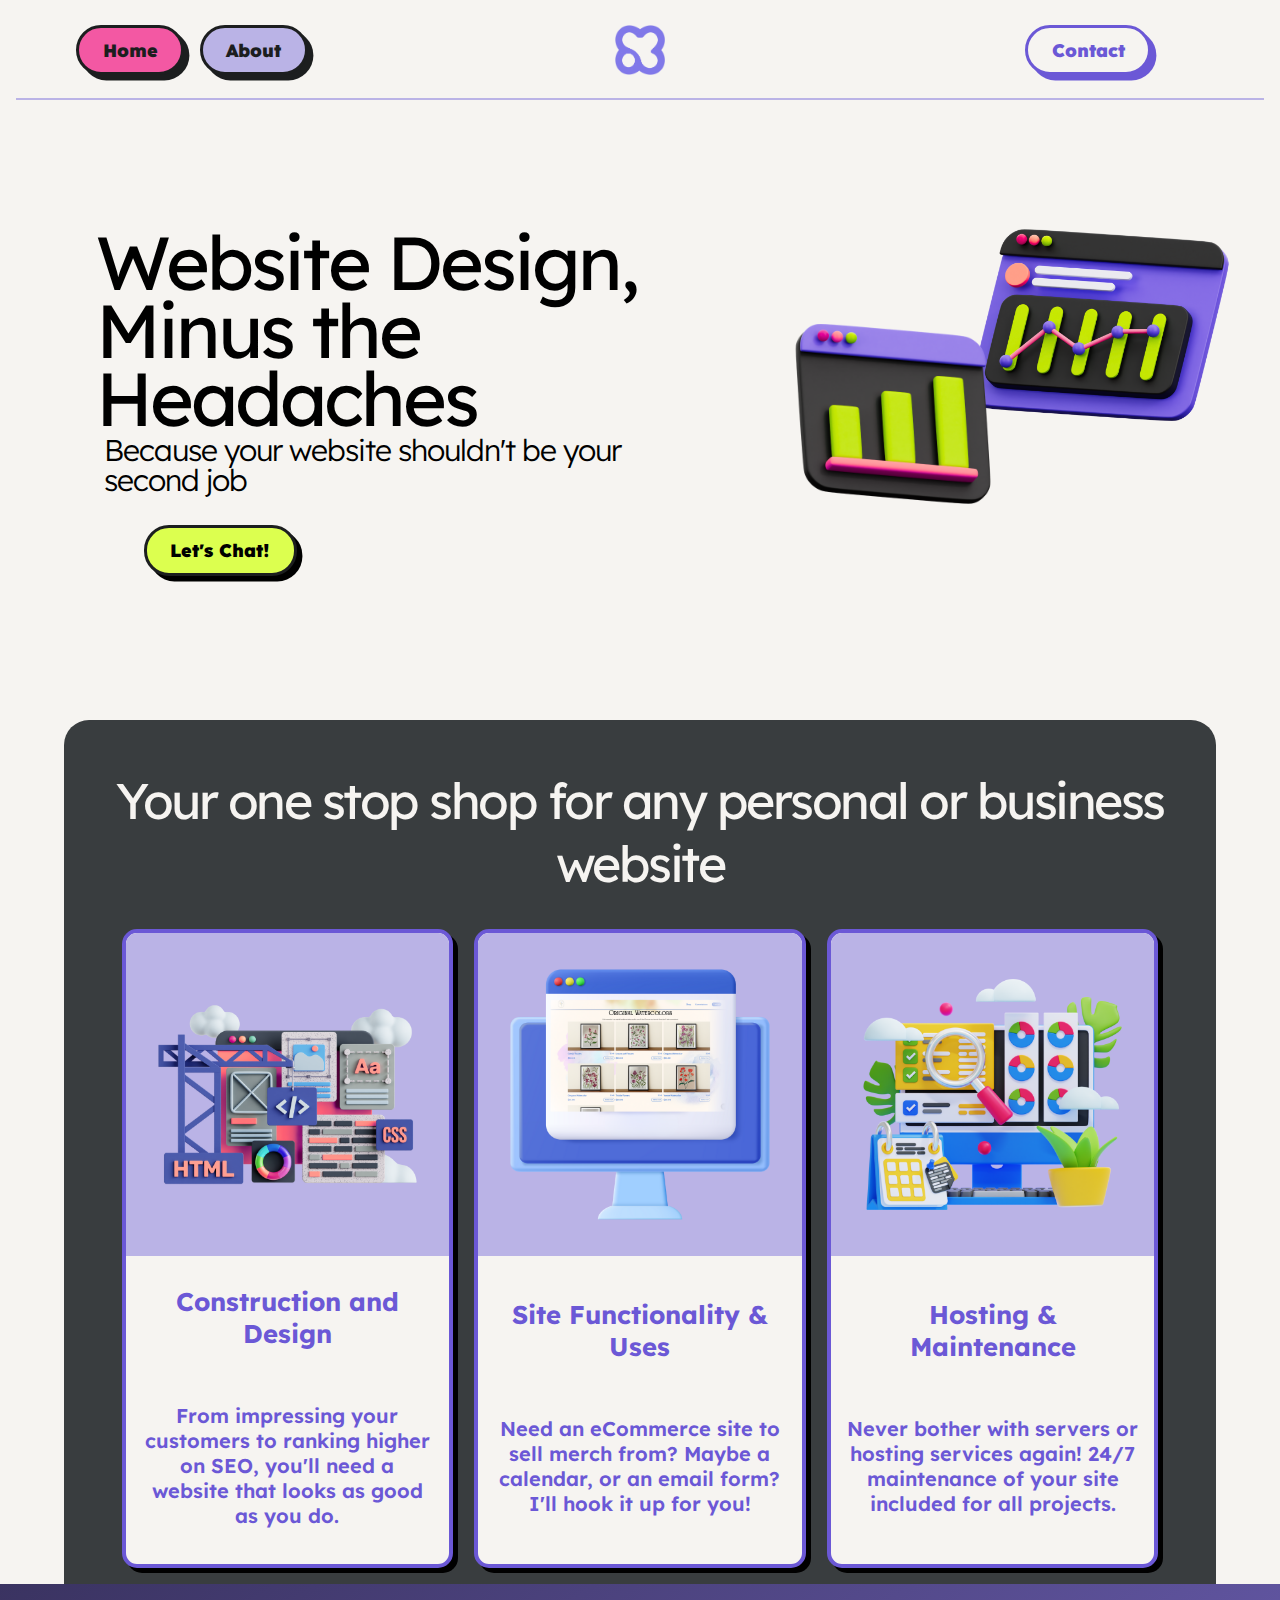
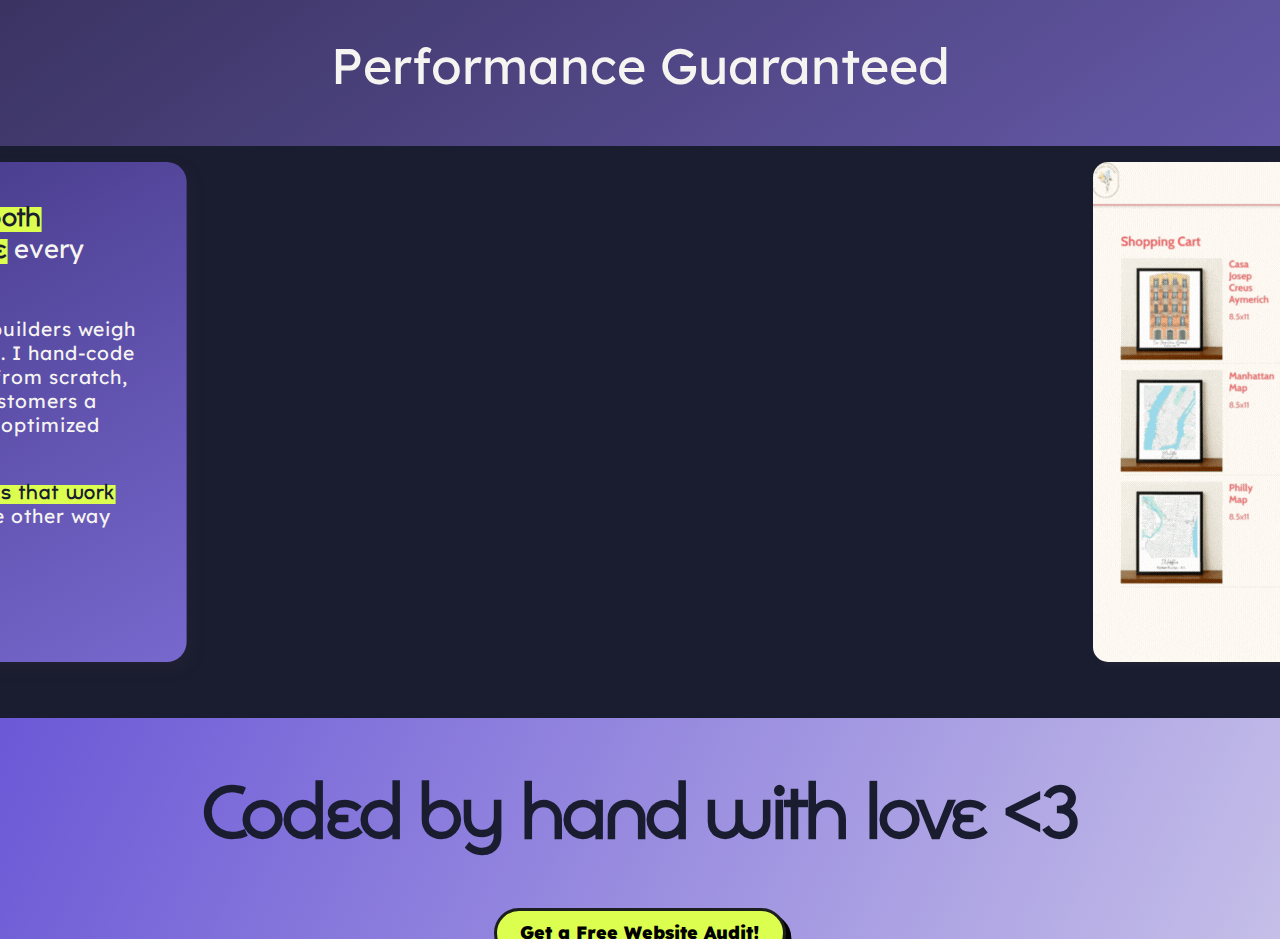
<file: index.html>
<!DOCTYPE html>
<html lang="en">
<head>
    <meta charset="UTF-8">
    <meta name="viewport" content="width=device-width, initial-scale=1.0">
    <link rel="preconnect" href="https://fonts.googleapis.com">
    <link rel="preconnect" href="https://fonts.gstatic.com" crossorigin>
    <link href="https://fonts.googleapis.com/css2?family=Lexend:wght@100..900&display=swap" rel="stylesheet">
    <link rel="stylesheet" href="./css/styles.css">
    <link rel="icon" type="image/x-icon" href="./img/favicon (2).png">
    <title>Fanuka Studio</title>
</head>
<body>
    <header>
        <div class="header">
            <div class="header-left">
                <ul>
                    <li><a id="homebtn" class="head-btn selected">Home</a></li>
                    <li><a id="aboutbtn" href="./pages/about.html" class="head-btn">About</a></li>
                </ul>
            </div>
            <div class="header-center">
                <img class="logo" src="./img/logo.png">
            </div>
            <div class="header-right">
                <ul>
                    <!-- <li><a href="#" class='head-btn'>Partners</a></li> -->
                    <li><a href="./pages/contact.html" class='head-btn contact'>Contact</a></li>
                </ul>
            </div>
        </div>
    </header>
    <main>
        <div class="container">
            <div class="page-title">
                <h1>Website Design,</h1>
                <h1>Minus the Headaches</h1>
                <h3>Because your website shouldn't be your second job</h3>
                <button onclick="pageRedirect('./pages/contact.html')" class="cta fun-btn">Let's Chat!</button>
            </div>
            <div class="page-flair">
                <div class="flair1">
                    <img src="./img/webicon1.png">
                    
                </div>
                <div class="flair2">
                    <img src="./img/webicon2.png">
                </div>
            </div>
        </div>
        <div class="offers-container">
            <h1>Your one stop shop for any personal or business website</h1>
            <div class="offers-box">
                <div class="offer-card hidden-card">
                    <div class="offer-image">
                        <img class="img" src="./img/construction.png">
                    </div>
                    <div class="text-box">
                        <h4>Construction and Design</h4>
                        <p>From impressing your customers to ranking higher on SEO, you'll need a website that looks as good as you do.</p>
                    </div>
                </div>
                <div class="offer-card hidden-card">
                        <div class="offer-image">
                            <img class="img" src="./img/webdesign.png">
                        </div>
                        <div class="text-box">
                            <h4>Site Functionality & Uses</h4>
                            <p>Need an eCommerce site to sell merch from? Maybe a calendar, or an email form? I'll hook it up for you!</p>
                        </div>
                </div>
                <div class="offer-card hidden-card">
                    <div class="offer-image">
                        <img class="img" src="./img/serverrack.png">
                    </div>
                    <div class="text-box">
                        <h4>Hosting & Maintenance</h4>
                        <p>Never bother with servers or hosting services again! 24/7 maintenance of your site included for all projects.</p>
                    </div>
                </div>
            </div>
        </div>            
        <div class="comparison-container">
            <div class="comparison-header">
                <h1>Performance Guaranteed</h1>
            </div>
            <div class="comparison-gif-holder">
                <div class="comparison">
                    <div class="text-card left">
                        <h2><span class='highlight'>Buttery smooth performance</span> every time</h2>
                        <p>Most website builders weigh your site down. I hand-code every project from scratch, giving your customers a lightning-fast, optimized experience.</p>
                        <p>I build <span class='highlight'>websites that work for you</span>, not the other way around.</p>
                    </div>
                    <div class="gif right">
                        <img src="./img/botaniq.gif">
                    </div>
                </div>
            </div>
        </div>    
        <div class="comparison-description">
            <div class="comparison-desc-head">
                <h1>Coded by hand with love &lt;3</h1>
            </div>
            <button onclick="pageRedirect('/pages/contact.html')" class="fun-btn">Get a Free Website Audit!</button>
        </div>
        
    </main>    
    <script src="./js/index.js"></script>
</body>
</html>
</file>
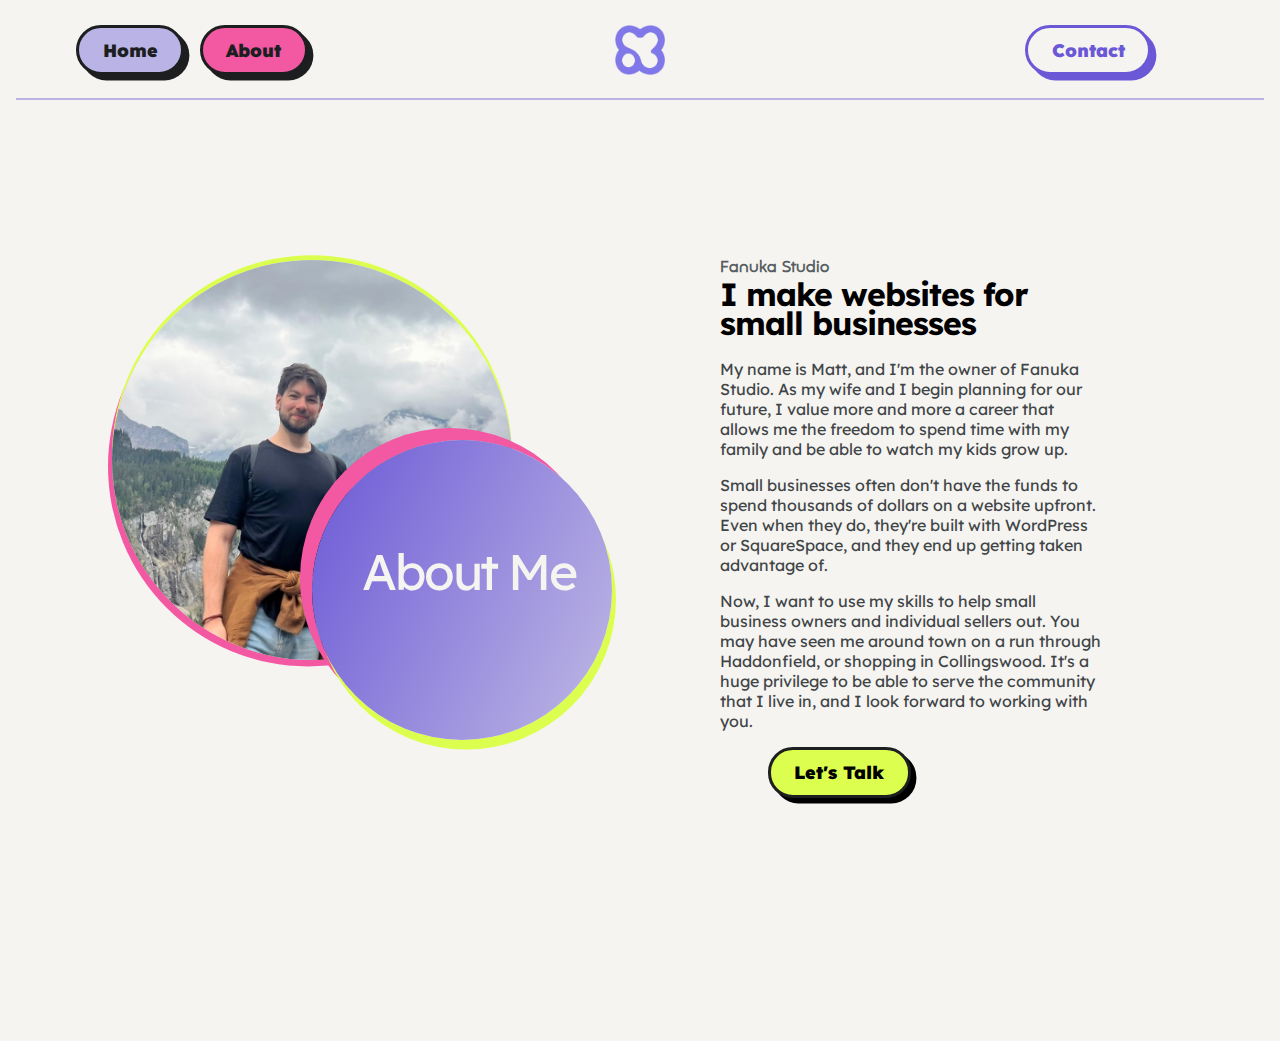
<file: pages/about.html>
<!DOCTYPE html>
<html lang="en">
<head>
    <meta charset="UTF-8">
    <meta name="viewport" content="width=device-width, initial-scale=1.0">
    <link rel="preconnect" href="https://fonts.googleapis.com">
    <link rel="preconnect" href="https://fonts.gstatic.com" crossorigin>
    <link href="https://fonts.googleapis.com/css2?family=Lexend:wght@100..900&display=swap" rel="stylesheet">
    <link rel="stylesheet" href="/css/styles.css">
    <link rel="icon" type="image/x-icon" href="/img/favicon (2).png">
    <title>About</title>
</head>
<body>
    <header>
        <div class="header">
            <div class="header-left">
                <ul>
                    <li><a id="homebtn" href="/index.html" class="head-btn">Home</a></li>
                    <li><a id="aboutbtn" class="head-btn selected">About</a></li>
                </ul>
            </div>
            <div class="header-center">
                <img class="logo" src="/img/logo.png">
            </div>
            <div class="header-right">
                <ul>
                    <!-- <li><a href="#" class='head-btn'>Partners</a></li> -->
                    <li><a href="/pages/contact.html" class='head-btn contact'>Contact</a></li>
                </ul>
            </div>
        </div>
    </header>
    <main>
        <div class="background">
            <div class="dot1"></div>
            <div class="dot2"></div>
        </div>
        <div class="about-container">
            <div class="left-holder">
                <div class="selfie">
                        <img src="/img/selfie.jpg">
                    <div class="circle">
                        <h1>About Me</h1>
                    </div>
                </div>    
            </div>
            <div class="right-holder">
                <div class="about-box">
                    <h4>Fanuka Studio</h4>
                    <h1>I make websites for small businesses</h1>
                    <p>My name is Matt, and I'm the owner of Fanuka Studio. As my wife and I begin planning for our future, I value more and more a career that allows me the freedom to spend time with my family and be able to watch my kids grow up.</p>
                    <p>Small businesses often don't have the funds to spend thousands of dollars on a website upfront. Even when they do, they're built with WordPress or SquareSpace, and they end up getting taken advantage of.</p>
                    <p>Now, I want to use my skills to help small business owners and individual sellers out. You may have seen me around town on a run through Haddonfield, or shopping in Collingswood. It's a huge privilege to be able to serve the community that I live in, and I look forward to working with you.</p>
                    <button onclick="pageRedirect('/pages/contact.html')" class="cta fun-btn">Let's Talk</button>   
                </div>
            </div>
        </div>
    </main>
    <script src="/js/index.js"></script>
</body>
</html>
</file>
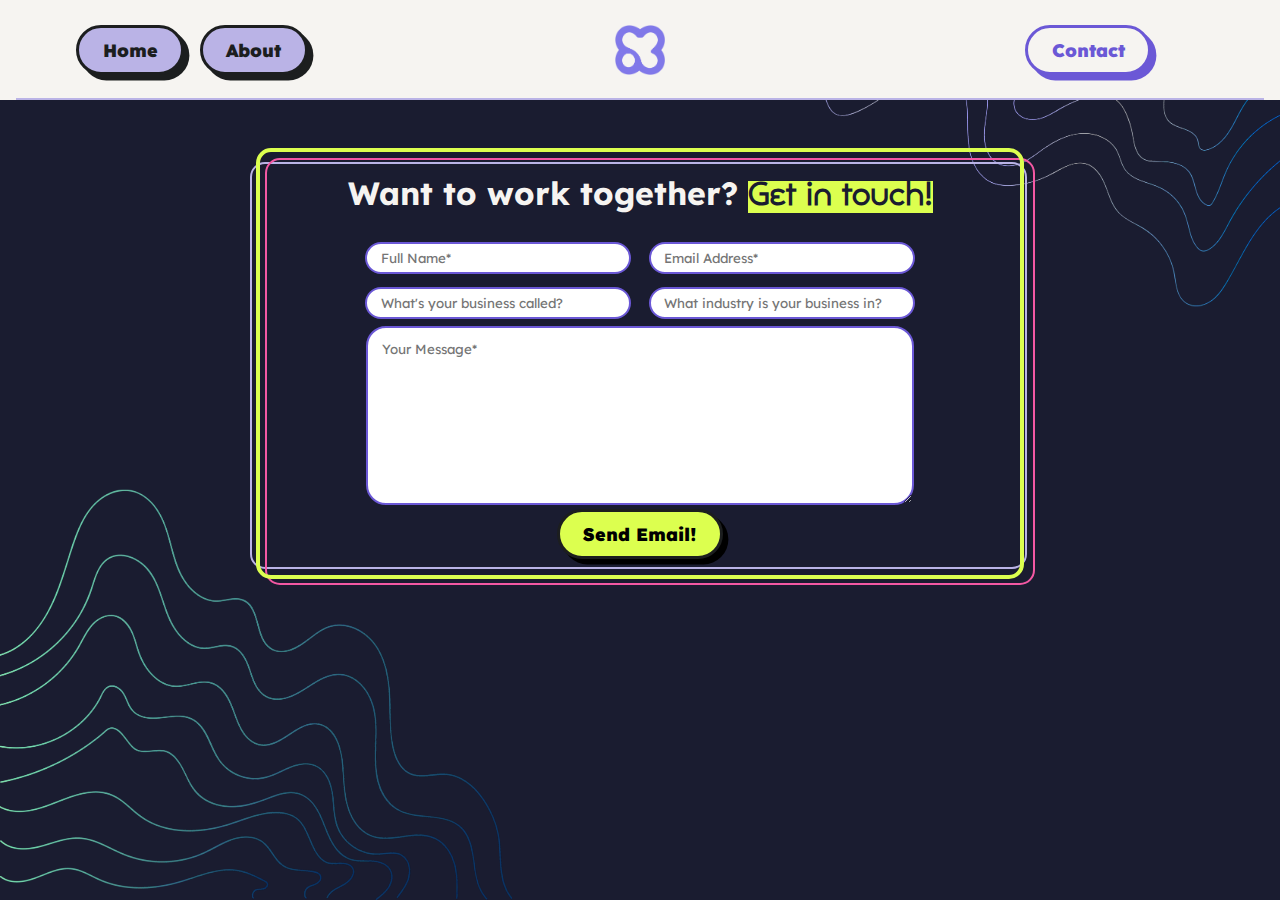
<file: pages/contact.html>
<!DOCTYPE html>
<html lang="en">
<head>
    <meta charset="UTF-8">
    <meta name="viewport" content="width=device-width, initial-scale=1.0">
    <link rel="preconnect" href="https://fonts.googleapis.com">
    <link rel="preconnect" href="https://fonts.gstatic.com" crossorigin>
    <link href="https://fonts.googleapis.com/css2?family=Lexend:wght@100..900&display=swap" rel="stylesheet">
    <link rel="stylesheet" href="/css/styles.css">
    <title>Let's Talk!</title>
</head>
<body class="contact-page">
    <header>
        <div class="header contact-head">
            <div class="header-left">
                <ul>
                    <li><a id="homebtn" href="/index.html" class="head-btn">Home</a></li>
                    <li><a id="aboutbtn" href="/pages/about.html" class="head-btn">About</a></li>
                </ul>
            </div>
            <div class="header-center">
                <img class="logo" src="/img/logo.png">
            </div>
            <div class="header-right">
                <ul>
                    <!-- <li><a href="#" class='head-btn'>Partners</a></li> -->
                    <li><a href="#" class='head-btn contact selected'>Contact</a></li>
                </ul>
            </div>
        </div>
    </header>
    <main>
        <div class="contact-container">
            <div class="email-form" id="email-form">
                <h1>Want to work together? <span class='highlight'>Get in touch!</span></h1>
                <form target="_blank" action="https://formsubmit.co/129abb2653cdd5217fb095a2e2a219e3" method="POST">
                    <div class="form-group">
                        <div class="form-row">
                            <input type="text" name="name" id="name" placeholder="Full Name*" required>
                            <input type="email" name="email" id="email" placeholder="Email Address*" required>
                            <input type="text" name="business" id="business-type" placeholder="What's your business called?">
                            <input type="text" name="industry" id="industry" placeholder="What industry is your business in?">
                        </div>
                        <div class="email-body">
                            <textarea placeholder="Your Message*" name="message" rows="10" required></textarea>
                        </div>
                    </div>
                    <button class="fun-btn" type="submit">Send Email!</button>
                </form>
            </div>
        </div>
    </main>
</body>

</html>
</file>
<file: css/styles.css>
* {
    box-sizing: border-box;
    --off-white: #F6F4F1;
    --lime: #dcff4f;
    --purple: #6b58d6;
    --light-purp: #bab3e6;
    --red: #f358a3;
    --black: #1c1e1f;
    --onyx: #393D3F;
}

html, body {
    margin: 0;
    padding: 0;
    overflow-x: hidden;
}

body {
    background-color: var(--off-white);
}

.header {
    position: relative;
    height: 100px;
    width: 100%;
    display: flex;
    justify-content: space-between;
    align-items: center;
    /* box-shadow: 10px 0px 10px #30303073; */
}

.header a {
    color: unset;
}

.header::after {
    display: block;
    content: '';
    position: absolute;
    bottom: 0;
    left: 1.25%;
    width: 97.5%;
    border-bottom:solid 2px var(--light-purp)
}

.header-left {
    width: 30%;
    display: flex;
    justify-content: center;
}

.header-left ul {
    font-family: 'Lexend', sans-serif;
    font-size: 20px;
    color: var(--black);
    list-style: none;
    display: flex;
    justify-content: center;
    padding: 0;
}

.head-btn {
    display: inline-block;
    background: var(--light-purp);
    font-family: 'Lexend';
    padding: 0.6em 1.3em;
    font-weight: 900;
    font-size: 18px;
    border: 3px solid var(--black);
    border-radius: 25px;
    box-shadow: 0.3em 0.3em;
    cursor: pointer;
    text-decoration: none;
}


.head-btn:hover {
    transform: translate(-0.05rem, -0.05rem);
    box-shadow: 0.35em 0.35em;
}

.head-btn:active {
    transform: translate(0.05em, 0.05em);
    box-shadow: 0.25em 0.25em;
}

.selected {
    background: var(--red);
}

.contact {
    background: var(--off-white);
    color: var(--purple) !important;
    border: 3px solid var(--purple);
    box-shadow: 0.3em 0.3em;
}

.header-left ul li {
    margin: 0 0.5rem;
}

.header-center {
    width: 30%;
    display: flex;
    justify-content: center;
}

.logo {
    height: 50px;
    width: 50px;
    object-fit: scale-down;
}

.header-right {
    width: 30%;
}

.header-right ul {
    font-family: 'Lexend', sans-serif;
    font-size: 20px;
    color: var(--black);
    list-style: none;
    display: flex;
    justify-content: center;
    padding: 0;
}

.header-right ul li {
    margin: 0 0.5rem;
}

.container {
    font-family: 'Lexend';
    display: flex;
    justify-content: center;
    width: 100%;
    padding: 1em;
    margin-bottom: clamp(4em, 10%, 10em);
}

.page-title {
    margin-left: 5rem;
    margin-top: 5rem;
    padding-top: 2em;
}

.page-title h1 {
    font-size: 75px;
    font-weight: 400;
    letter-spacing: -3px;
    line-height: 0.90;
    margin-bottom: 0.01em;
    margin-top: 0.01em;
}

.page-title h3 {
    margin-top: 0.1em;
    margin-left: .5rem;
    font-size: 30px;
    font-weight: 300;
    letter-spacing: -1px;
    line-height: 1;
}
.page-title a {
    margin-top: 5rem;
}

.cta {
    margin-left: 3rem;

}

.page-flair {
    position: relative;
    width: 50%;
}

.flair1 {
    position: absolute;
    width: clamp(200px, 15vw, 400px);
    height: auto;
    right: 50%;
    top: 13em;
    z-index: 5;
    animation: floatIn 1.5s backwards 0.1s, float 5s infinite 1.6s ease-in-out;
}

.flair2 {
    position: absolute;
    width: clamp(275px, 20vw, 500px);
    height: auto;
    left: 40%;
    top: 7em;
    z-index: 2;
    animation: floatIn 1.5s backwards 0.3s, float 5s infinite 1.85s ease-in-out;
}

.flair1 img,
.flair2 img {
    height: 100%;
    width: 100%;
    object-fit: scale-down;
}

.fun-btn {
    -webkit-appearance: none;
    -webkit-tap-highlight-color: transparent;
    background: var(--lime);
    font-family: 'Lexend';
    color:#000000;
    padding: 0.6em 1.3em;
    font-weight: 900;
    font-size: 18px;
    border: 3px solid var(--black);
    border-radius: 25px;
    box-shadow: 0.3em 0.3em;
    cursor: pointer;
}

.fun-btn:hover {
    transform: translate(-0.05em, -0.05em);
    box-shadow: 0.35em 0.35em;
}

.fun-btn:active {
    transform: translate(0.05em, 0.05em);
    box-shadow: 0.25em 0.25em;
}

.offers-container {
    width: 90%;
    background-color: var(--onyx);
    border-radius: 25px 25px 0 0;
    padding-top: 1rem;
    padding-bottom: 1rem;
    margin: 1em auto 0;
    animation: slideUp 1.2s backwards cubic-bezier(.3,.34,.41,1.01);
    z-index: 1;
}

.offers-container h1 {
    font-family: 'Lexend';
    font-size: 50px;
    font-weight: 400;
    letter-spacing: -0.05em;
    color: var(--off-white);
    text-align: center;
    padding: 0 1em;
}

.offers-box {
    display: flex;
    justify-content: space-between;
    align-items: flex-start;
    gap: 1em;
    width: 90%;
    margin: auto;
}

.offer-card {
    position: relative;
    width: 32%;
    background-color: var(--off-white);
    border: 4px solid var(--purple);
    border-radius: 15px;
    box-shadow: 5px 5px #000000;
    transition: transform 0.3s, box-shadow 0.4s;
    z-index: 1;
    overflow: hidden;
}

.offer-card.hidden-card {
    transform: translateY(30%);
    opacity: 0;
    transition: transform 1.2s ease-out, opacity 1s ease-out;
}

.offer-card.floatUp {
    opacity: 1;
    transform: translateY(0);
}

.offer-card:hover {
    transform: scale(103%) translateY(-1%);
    box-shadow: 5px 5px;
}

.offer-card:hover .img {
    transform: scale(107%);
}

.offer-image {
    width: 100%;
    height: 50%;
    display: flex;
    align-items: center;
    justify-content: center;
}

.offer-image img {
    width: 100%;
    height: 100%;
    object-fit: cover;
    border-radius: 10px 10px 0 0;
    transition: transform 0.35s;
    transform-origin: bottom;
}

.text-box{
    text-align: center;
    font-family: 'Lexend';
    color: var(--purple);
    padding: 1rem;
    display: flex;
    flex-direction: column;
    justify-content: center;
    box-sizing: border-box;
}

.text-box h4 {
    font-size: clamp(10px, 2vw, 30px);
    margin-top: 0.5em;
}

.text-box p {
    font-size: clamp(10px, 2vw, 20px);
    font-weight: 600;
}

.comparison-container {
    width: 100%;    
    background-color: rgb(26, 28, 48);
    padding-bottom: 0.5rem;
    z-index: 5;
}

.comparison-header {
    width: 100%;
    background: linear-gradient(145deg,rgb(58, 51, 97) 0%, rgb(101, 89, 168) 100%);
    padding: 1rem;
    color: var(--off-white);
    text-align: center;
}

.comparison-header h1 {
    font-family: 'Lexend';
    font-weight: 400;   
    font-size: 50px;
}

.comparison-gif-holder {
    margin-top: 1rem;
    padding: 0 1rem;

}

.comparison {
    display: flex;
    justify-content: center;
    align-items: stretch;
    gap: 2rem;
    margin-bottom: 3rem;
}

.text-card {
    width: 30%;
    border-radius: 20px;
    padding: 1em 2.5em;
    background: linear-gradient(150deg,rgb(68, 56, 134) 0%, rgb(119, 104, 206) 100%);
    box-shadow: 3px 6px 15px #393d3f34;
}

.text-card h2 {
    color: var(--off-white);
    font-size: 30px;
    font-weight: 400;
    font-family: 'Lexend';
}

.text-card p {
    color: var(--off-white);
    font-size: 20px;
    font-weight: 400;
    font-family: 'Lexend';
    letter-spacing: 0.05em;
}

.highlight {
    background-color: var(--lime);
    color: rgb(26, 28, 48);
    font-weight: 800;
    font-family: 'Boucle';
}

.gif {
    height: 100%;
    box-shadow: 2.5px 2.5px 5px #393d3f3d;
    border-radius: 15px;
    object-position: right;
}

.gif img {
    width: 100%;
    height: 100%;
    object-fit: cover;
    border-radius: 15px;
}

.left {
    transform: translateX(-100%);
    transition: transform 0.8s cubic-bezier(.3,.34,.41,1.01);
}

.right {
    transform: translateX(100%);
    transition: transform 0.8s cubic-bezier(.3,.34,.41,1.01);
}

.slide-in {
    transform: translateX(0);
}

.comparison-description {
    background: linear-gradient(115deg,var(--purple) 0%, rgb(199, 193, 233) 100%);
    text-align: center;
    padding: 3rem 0;
}

.comparison-desc-head h1 {
    font-family: 'Boucle';
    font-weight: 800;   
    font-size: 75px;
    letter-spacing: -0.05em;
    color: rgb(26, 28, 48);
    padding-top: 1rem;
    margin-top: 0;
}

.comparison-desc-body {
    width: 40%;
    margin: auto;
}

.comparison-desc-body p {
    font-family: 'Lexend';
    font-weight: 500;   
    font-size: 20px;
    color: rgb(26, 28, 48);
}

/*ABOUT SECTION*/
.about-body {
    min-height: 950px;
}

.about-container {
    display: flex;
    justify-content: space-evenly;
    width: 100%;
    margin-bottom: 1em;
}

.left-holder {
    width: 50%;
    position: relative;
    min-height: 925px;
}
.right-holder {
    width: 50%;
    position: relative;
}

.circle {
    position: absolute;
    display: flex;
    justify-content: flex-start;
    align-items: flex-start;
    height: 300px;
    width: 300px;
    background: linear-gradient(115deg,var(--purple) 0%, rgb(191, 185, 228) 100%);
    border-radius: 50%;
    box-shadow: .25em .6em var(--lime), -.75em -.75em var(--red);
    top: 45%;
    left: 50%;
    animation: floatIn 1.5s backwards 0.1s, float 5s infinite 1.6s ease-in-out, shadowAni2 5s ease-in-out infinite alternate;
}

.circle h1 {
    font-family: 'Lexend';
    font-size: 50px;
    font-weight: 400;
    letter-spacing: -0.05em;
    color: var(--off-white);
    text-align: center;
    margin: 2em 0 0 1em;
}

.selfie {
    position: absolute;
    display: flex;
    justify-content: flex-start;
    align-items: flex-start;
    height: 400px;
    width: 400px;
    border-radius: 50%;
    top: 10em;
    right: 20%;
    box-shadow: 0 -0.3em var(--lime), -.25em .4em var(--red);
    animation: float 5s infinite 1.6s ease-in-out, shadowAni1 4s infinite alternate;
}

.selfie img {
    width: 100%;
    height: 100%;
    border-radius: 50%;
    object-fit: cover;
}

.about-box {
    width: 60%;
    font-family: 'Lexend';
    margin: 10em auto 0 5em;
    max-width: 500px;
}

.about-box h4 {
    color:#575e61;
    font-family: 'Boucle';
    margin: .25em 0;
}

.about-box h1 {
    margin-top: 0.1em;
    letter-spacing: -1px;
    line-height: .9;
}

.about-box p {
    color:#404547;
}

/*CONTACT PAGE*/
.contact-head {
    background-color: var(--off-white)
}

.contact-page {
    background-color: rgb(26, 28, 48);
    background-image:
        url('/img/bgflair1.svg'),
        url('/img/bgflair2.svg');
    background-repeat: no-repeat no-repeat;
    background-position: bottom left, top right;
    background-size: 40%, 40%;
    background-attachment: fixed;
}

.contact-container {
    width: 100%;
}

.email-form {
    position: relative;
    width: 60%;
    margin: 3em auto;
    display: flex;
    flex-direction: column;
    justify-content: center;
    border: 4px solid var(--lime);
    border-radius: 15px;
    text-align: center;
    padding-bottom: 1em;
}

.email-form::before {
    content: "";
    position: absolute;
    top: 6px;
    left: 5px;
    right: -15px;
    bottom: -10px;
    border: 2px solid var(--red);
    border-radius: 15px;
    z-index: -1;
}

.email-form::after {
    content: "";
    position: absolute;
    top: 10px;
    left: -10px;
    right: -7px;
    bottom: 6px;
    border: 2px solid var(--light-purp);
    border-radius: 15px;
    z-index: -2;
}

.email-form h1 {
    font-family: 'Lexend';
    color: var(--off-white);
}

.email-form input {
    width: 35%;
    height: 2rem;
    border: solid 2px var(--purple);
    border-radius: 20px;
    padding-left: 1em;
    font-family: 'Lexend';
    margin: 0.5em;
}

.email-form textarea {
    width: 72%;
    border: solid 2px var(--purple);
    border-radius: 20px;
    padding-left: 1em;
    padding-top: 1em;
    font-family: 'Lexend';
}

.email-form input:focus,
.email-form textarea:focus {
    border: solid 3px var(--red);
    outline: none;
}

@font-face {
    font-family: 'Century';
    src: url('/fonts/CENTURY.TTF');
}

@font-face {
    font-family: 'Boucle';
    src: url('/fonts/boucle2-regular.ttf');
}

@keyframes floatIn {
    0% {
        opacity: 0;
        transform: translateY(-30px) scale(0.9);
    }
    100% {
        transform: translateY(0) scale(1);
    }
}

@keyframes float {
    0% {
        transform: translateY(0);
    }
    50% {
        transform: translateY(-7.5%);
    }
    100% {
        transform: translateY(0);
    }
}
@keyframes shadowAni1 {
    0% { box-shadow: 0.3em 0.3em var(--lime), -.5em -.5em var(--red) };
    25% { box-shadow:  0.1em 0.25em var(--lime), -1em .7em var(--red) };
    50% { box-shadow: -.25em -.1em var(--lime), -.1em .2em var(--red) };
    75% { box-shadow: 1em .2em var(--lime), -.3em -.3em var(--red) };
    100% { box-shadow: 0 -0.3em var(--lime), -.25em .4em var(--red); };
}

@keyframes shadowAni2 {
    0% { box-shadow: -0.65em 0.1em var(--lime), 1em -.25em var(--red) };
    50% { box-shadow: -1em -.5em var(--lime), -.5em .2em var(--red) };
    100% { box-shadow: -1.25 -.8em var(--lime), .75em 5em var(--red); };
}

@keyframes slideUp {
    0% { transform: translateY(100%) };
    100% { transform: translateY(0) };
}

@media screen and (max-width: 1350px) {
    .flair2 {
        left: unset;
        right: 5%;
    }
    .text-card h2 {
        font-size: clamp(15px, 2vw, 30px);
    }

    .text-card p {
        font-size: clamp(12px, 1.5vw, 20px)
    }
    .gif {
        height: clamp(200px, 50vw, 500px);
    }

    
}

@media screen and (max-width: 1190px) {
    .page-title {
        margin-left: 2em;
    }
    .page-title h3 {
        max-width: 450px;
    }
    .comparison-description h1 {
        font-size: 50px;
    }
}

@media screen and (max-width: 1020px) {
    .page-title {
        width:550px;
    }
    .about-body {
        min-height: unset;
    }
    .about-container {
        display: grid;
        grid-template-rows: .25fr 1fr;
        min-height: unset;
    }
    .left-holder {
        height: auto;
        width: auto;
        margin-top: 0.5em;
        margin-bottom: 5rem;
        min-height: unset;
    }
    .right-holder {
        width: auto;
        margin-top: 1.5em;
        min-height: unset;
    }
    .circle {
        position: relative;
        left: 80%;
        height: clamp(50px, 30vw, 130px);
        width: clamp(50px, 30vw, 130px);
    }
    .circle h1 {
        position: relative;
        top: 50%;
        left: 50%;
        width: 75%;
        margin: 0;
        transform: translate(-50%, -50%);
        font-size: clamp(15px, 5vw, 30px)
    }
    .selfie {
        height: clamp(100px, 45vw, 200px);
        width: clamp(100px, 45vw, 200px);
        top: 20%;
        right: unset;
        left: 20%;
    }
    .about-box {
        width: 95%;
        margin: 0.15em auto;
        max-width: 550px;
    }
}

@media screen and (max-width: 800px) {
    .header {
        justify-content: center;
        height: 80px;
    }
    
    .head-btn {
        font-size: clamp(10px, 3vw, 18px);
    }
    .header-left {
        width: 50%;
    }

    .header-center {
        width: 15%;
    }
    .logo {
        height: 20px;
        width: 20px;
    }
    .container {
        flex-direction: column;
        margin: 0;
        padding: 0;
    }
    .page-title {
        margin: 0 0 1.5rem;
        padding: 0.5em 0.5em;
        width: auto;
    }
    .page-title h1 {
        font-size: clamp(30px, 10vw, 60px);
    }
    .page-title h3 {
        font-size: clamp(15px, 6vw, 35px);
        margin: 0
    }
    .cta {
        margin: 0.5em;
        font-size: clamp(15px, 5vw, 25px);
    }

    .page-flair {
        height: clamp(100px, 50vw, 300px);
        width: 100%; 
    }

    .flair1 {
        right: 40%;
        top: 20%;
        width: clamp(70px, 40vw, 300px);
    }
    .flair2 {
        left: unset;
        right: 20%;
        top: 0;
        width: clamp(70px, 40vw, 300px);
    }

    .offers-container h1 {
        font-size: clamp(20px, 8vw, 40px);
        padding: 0 0.15em;
        margin: 0.15rem 0 1em 0;
    }

    .offers-box {
        flex-direction: column;
        justify-content: center;
    }

    .offer-card {
        width: 90%;
        margin: auto;
    }

    .text-box {
        display: block;
        padding-top: 0;
    }

    .text-box h4 {
        font-size: clamp(15px, 5vw, 25px);
        margin-bottom: 0.25rem;
    }

    .comparison {
        flex-direction: column;
        gap: 1rem;
        margin-bottom: 1.5rem;
    }

    .text-card {
        width: 100%;
    }

    .text-card h2 {
        font-size: clamp(15px, 5vw, 25px);
    }

    .gif {
        width: auto;
        height: auto;
    }

    .comparison-header h1 {
        font-size: clamp(20px, 8vw, 40px);
    }

    .comparison-description {
        padding-top: 1rem;
    }

    .comparison-desc-head h1 {
        font-size: clamp(20px, 8vw, 40px);
    }

    .contact-page {
        background-size: 70%, 90%;
    }

    .email-form{
        width: 90%;
    }
    .email-form input {
        width: 90%;
        margin: 0.25em 0.5em;
    }
    .email-form textarea {
        width: 90%;
    }
}
@supports (-webkit-touch-callout: none) {
  html, body {
    overflow-x: hidden;
  }
}
</file>
